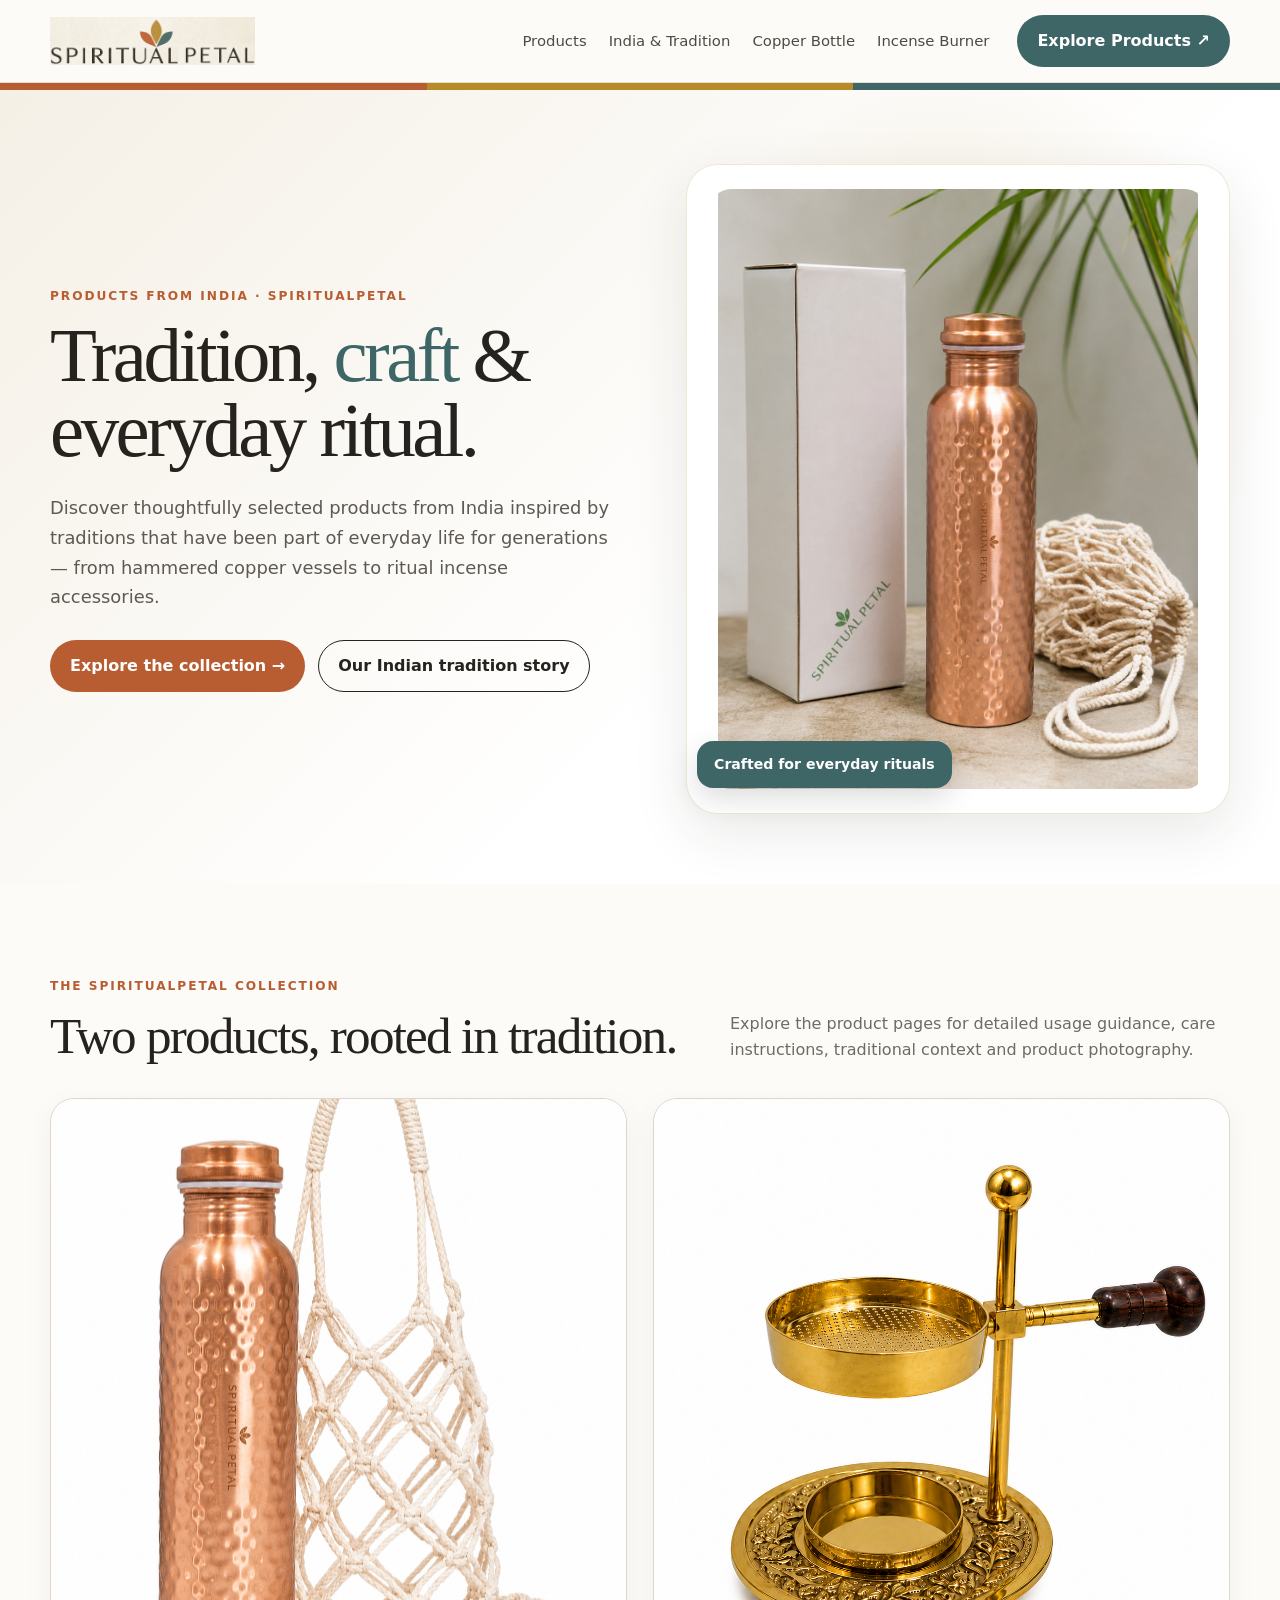
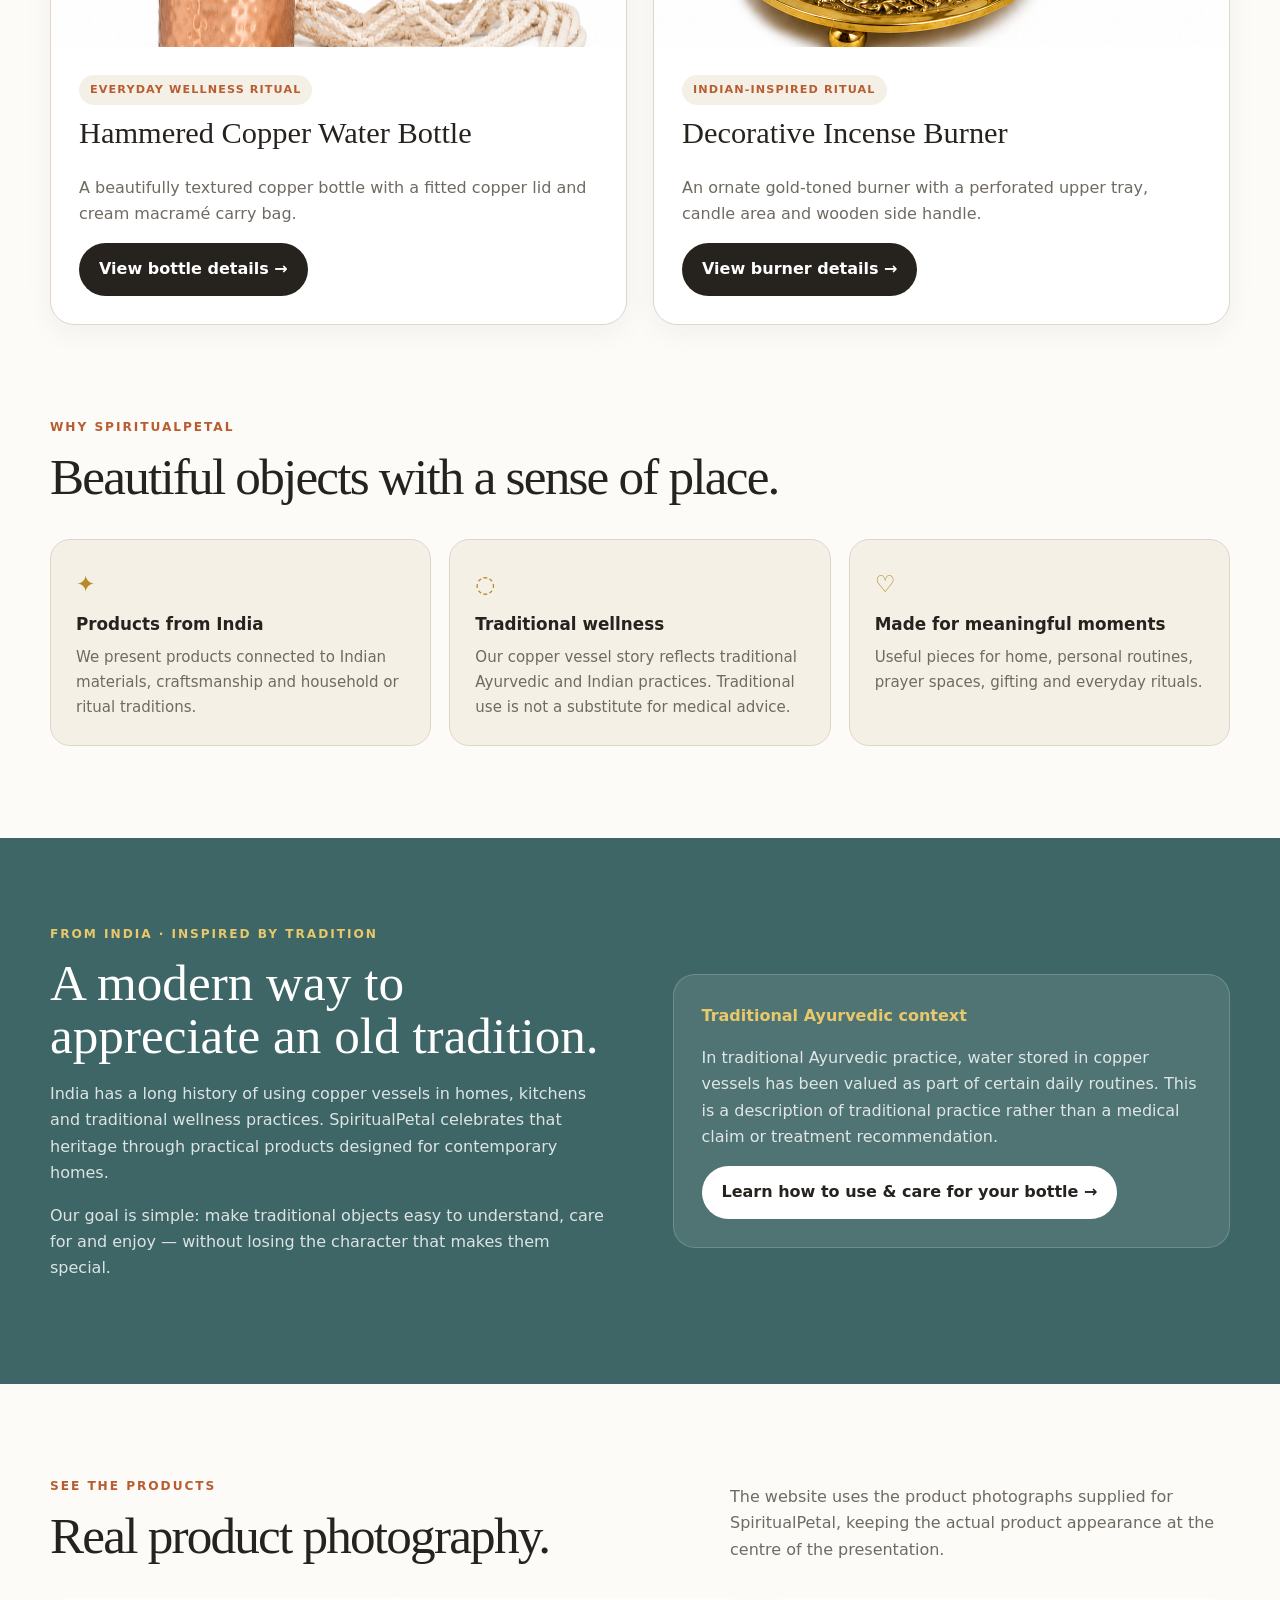
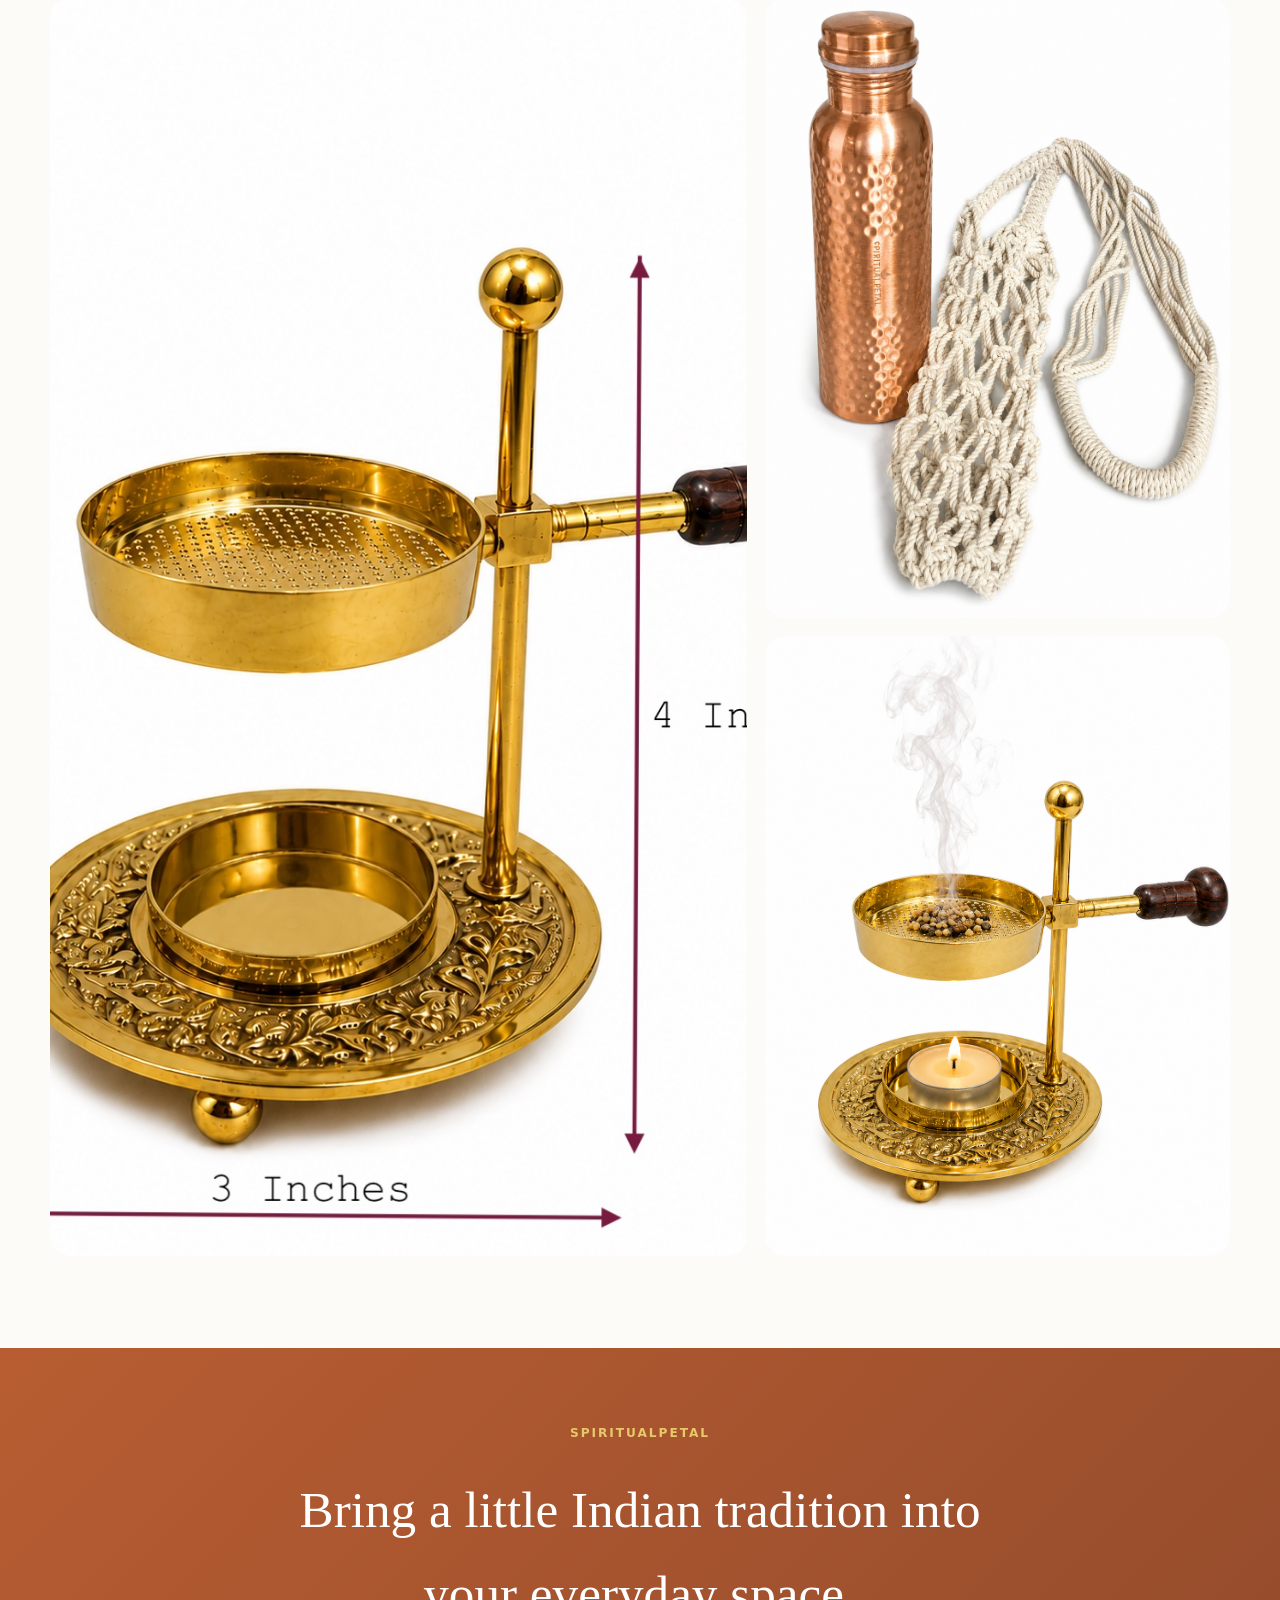
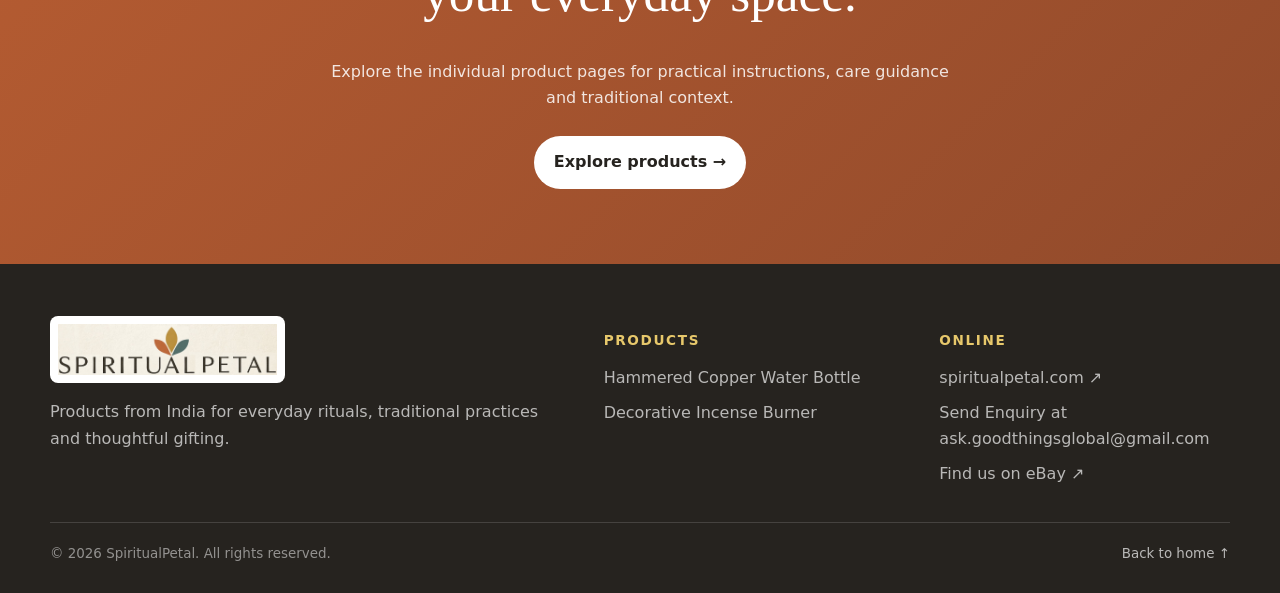
<file: index.html>
<!doctype html>
<html lang="en">
<head>
<meta charset="utf-8">
<meta name="viewport" content="width=device-width, initial-scale=1">
<meta name="description" content="SpiritualPetal — traditional Indian-inspired copper and ritual products, including hammered copper water bottles and decorative incense burners.">
<title>SpiritualPetal | Products from India</title>
<link rel="stylesheet" href="styles.css">
</head>
<body>
<header class="site-header">
  <div class="header-inner">
    <a href="index.html" aria-label="SpiritualPetal home"><img class="logo" src="assets/spiritualpetal-logo.jpg" alt="SpiritualPetal"></a>
    <nav class="nav">
      <a href="#collection">Products</a>
      <a href="#india">India & Tradition</a>
      <a href="copper-bottle.html">Copper Bottle</a>
      <a href="incense-burner.html">Incense Burner</a>
    </nav>
    <a class="header-button" href="#collection">Explore Products ↗</a>
    <span class="mobile-menu">☰</span>
  </div>
</header>
<div class="tricolor-bar"><span></span><span></span><span></span></div>

<main>
<section class="hero">
  <div class="container hero-grid">
    <div>
      <p class="eyebrow">Products from India · SpiritualPetal</p>
      <h1>Tradition, <em>craft</em> & everyday ritual.</h1>
      <p class="hero-copy">Discover thoughtfully selected products from India inspired by traditions that have been part of everyday life for generations — from hammered copper vessels to ritual incense accessories.</p>
      <div class="hero-actions">
        <a class="button button-primary" href="#collection">Explore the collection →</a>
        <a class="button button-outline" href="#india">Our Indian tradition story</a>
      </div>
    </div>
    <div class="hero-image">
      <img src="assets/bottle-lifestyle.png" alt="SpiritualPetal hammered copper water bottle with cream macramé carry bag">
      <div class="hero-badge">Crafted for everyday rituals</div>
    </div>
  </div>
</section>

<section class="section" id="collection">
  <div class="container">
    <div class="section-head">
      <div><p class="eyebrow">The SpiritualPetal Collection</p><h2>Two products, rooted in tradition.</h2></div>
      <p class="section-lead">Explore the product pages for detailed usage guidance, care instructions, traditional context and product photography.</p>
    </div>
    <div class="cards">
      <article class="card">
        <div class="card-image"><img src="assets/bottle-hero.png" alt="Hammered copper water bottle"></div>
        <div class="card-body">
          <span class="pill">EVERYDAY WELLNESS RITUAL</span>
          <h3>Hammered Copper Water Bottle</h3>
          <p>A beautifully textured copper bottle with a fitted copper lid and cream macramé carry bag.</p>
          <a class="button button-dark" href="copper-bottle.html">View bottle details →</a>
        </div>
      </article>
      <article class="card">
        <div class="card-image"><img src="assets/incense-hero.png" alt="Decorative incense burner with perforated tray and candle holder"></div>
        <div class="card-body">
          <span class="pill">INDIAN-INSPIRED RITUAL</span>
          <h3>Decorative Incense Burner</h3>
          <p>An ornate gold-toned burner with a perforated upper tray, candle area and wooden side handle.</p>
          <a class="button button-dark" href="incense-burner.html">View burner details →</a>
        </div>
      </article>
    </div>
  </div>
</section>

<section class="section" style="padding-top:0">
  <div class="container">
    <div class="section-head">
      <div><p class="eyebrow">Why SpiritualPetal</p><h2>Beautiful objects with a sense of place.</h2></div>
    </div>
    <div class="features">
      <div class="feature"><div class="icon">✦</div><h3>Products from India</h3><p>We present products connected to Indian materials, craftsmanship and household or ritual traditions.</p></div>
      <div class="feature"><div class="icon">◌</div><h3>Traditional wellness</h3><p>Our copper vessel story reflects traditional Ayurvedic and Indian practices. Traditional use is not a substitute for medical advice.</p></div>
      <div class="feature"><div class="icon">♡</div><h3>Made for meaningful moments</h3><p>Useful pieces for home, personal routines, prayer spaces, gifting and everyday rituals.</p></div>
    </div>
  </div>
</section>

<section class="india" id="india">
  <div class="container india-grid">
    <div>
      <p class="eyebrow">From India · Inspired by tradition</p>
      <h2>A modern way to appreciate an old tradition.</h2>
      <p>India has a long history of using copper vessels in homes, kitchens and traditional wellness practices. SpiritualPetal celebrates that heritage through practical products designed for contemporary homes.</p>
      <p>Our goal is simple: make traditional objects easy to understand, care for and enjoy — without losing the character that makes them special.</p>
    </div>
    <div class="ayurveda-note">
      <strong>Traditional Ayurvedic context</strong>
      <p>In traditional Ayurvedic practice, water stored in copper vessels has been valued as part of certain daily routines. This is a description of traditional practice rather than a medical claim or treatment recommendation.</p>
      <a class="button button-light" href="copper-bottle.html">Learn how to use & care for your bottle →</a>
    </div>
  </div>
</section>

<section class="section">
  <div class="container">
    <div class="section-head">
      <div><p class="eyebrow">See the products</p><h2>Real product photography.</h2></div>
      <p class="section-lead">The website uses the product photographs supplied for SpiritualPetal, keeping the actual product appearance at the centre of the presentation.</p>
    </div>
    <div class="gallery">
      <div class="gallery-main"><img src="assets/incense-ritual.jpg" alt="SpiritualPetal incense burner in a devotional setting"></div>
      <div class="gallery-side">
        <img src="assets/bottle-closeup.png" alt="Close-up of hammered copper bottle texture and SpiritualPetal branding">
        <img src="assets/incense-use.png" alt="SpiritualPetal incense burner shown in use">
      </div>
    </div>
  </div>
</section>

<section class="cta">
  <div class="container">
    <p class="eyebrow" style="color:#E7C86B">SpiritualPetal</p>
    <h2>Bring a little Indian tradition into your everyday space.</h2>
    <p>Explore the individual product pages for practical instructions, care guidance and traditional context.</p>
    <a class="button button-light" href="#collection">Explore products →</a>
  </div>
</section>
</main>

<footer class="footer">
  <div class="container">
    <div class="footer-grid">
      <div>
        <img class="footer-logo" src="assets/spiritualpetal-logo.jpg" alt="SpiritualPetal">
        <p>Products from India for everyday rituals, traditional practices and thoughtful gifting.</p>
      </div>
      <div><h3>Products</h3><div class="footer-links"><a href="copper-bottle.html">Hammered Copper Water Bottle</a><a href="incense-burner.html">Decorative Incense Burner</a></div></div>
      <div><h3>Online</h3><div class="footer-links">
<a href="https://spiritualpetal.com" target="_blank" rel="noopener">spiritualpetal.com ↗</a>
<a href="mailto:ask.goodthingsglobal@gmail.com">Send Enquiry at ask.goodthingsglobal@gmail.com</a>
<a href="https://www.ebay.com/sch/i.html?_nkw=SpiritualPetal" target="_blank" rel="noopener">Find us on eBay ↗</a></div></div>
    </div>
    <div class="footer-bottom"><span>© 2026 SpiritualPetal. All rights reserved.</span><a href="index.html">Back to home ↑</a></div>
  </div>
</footer>
</body>
</html>
</file>
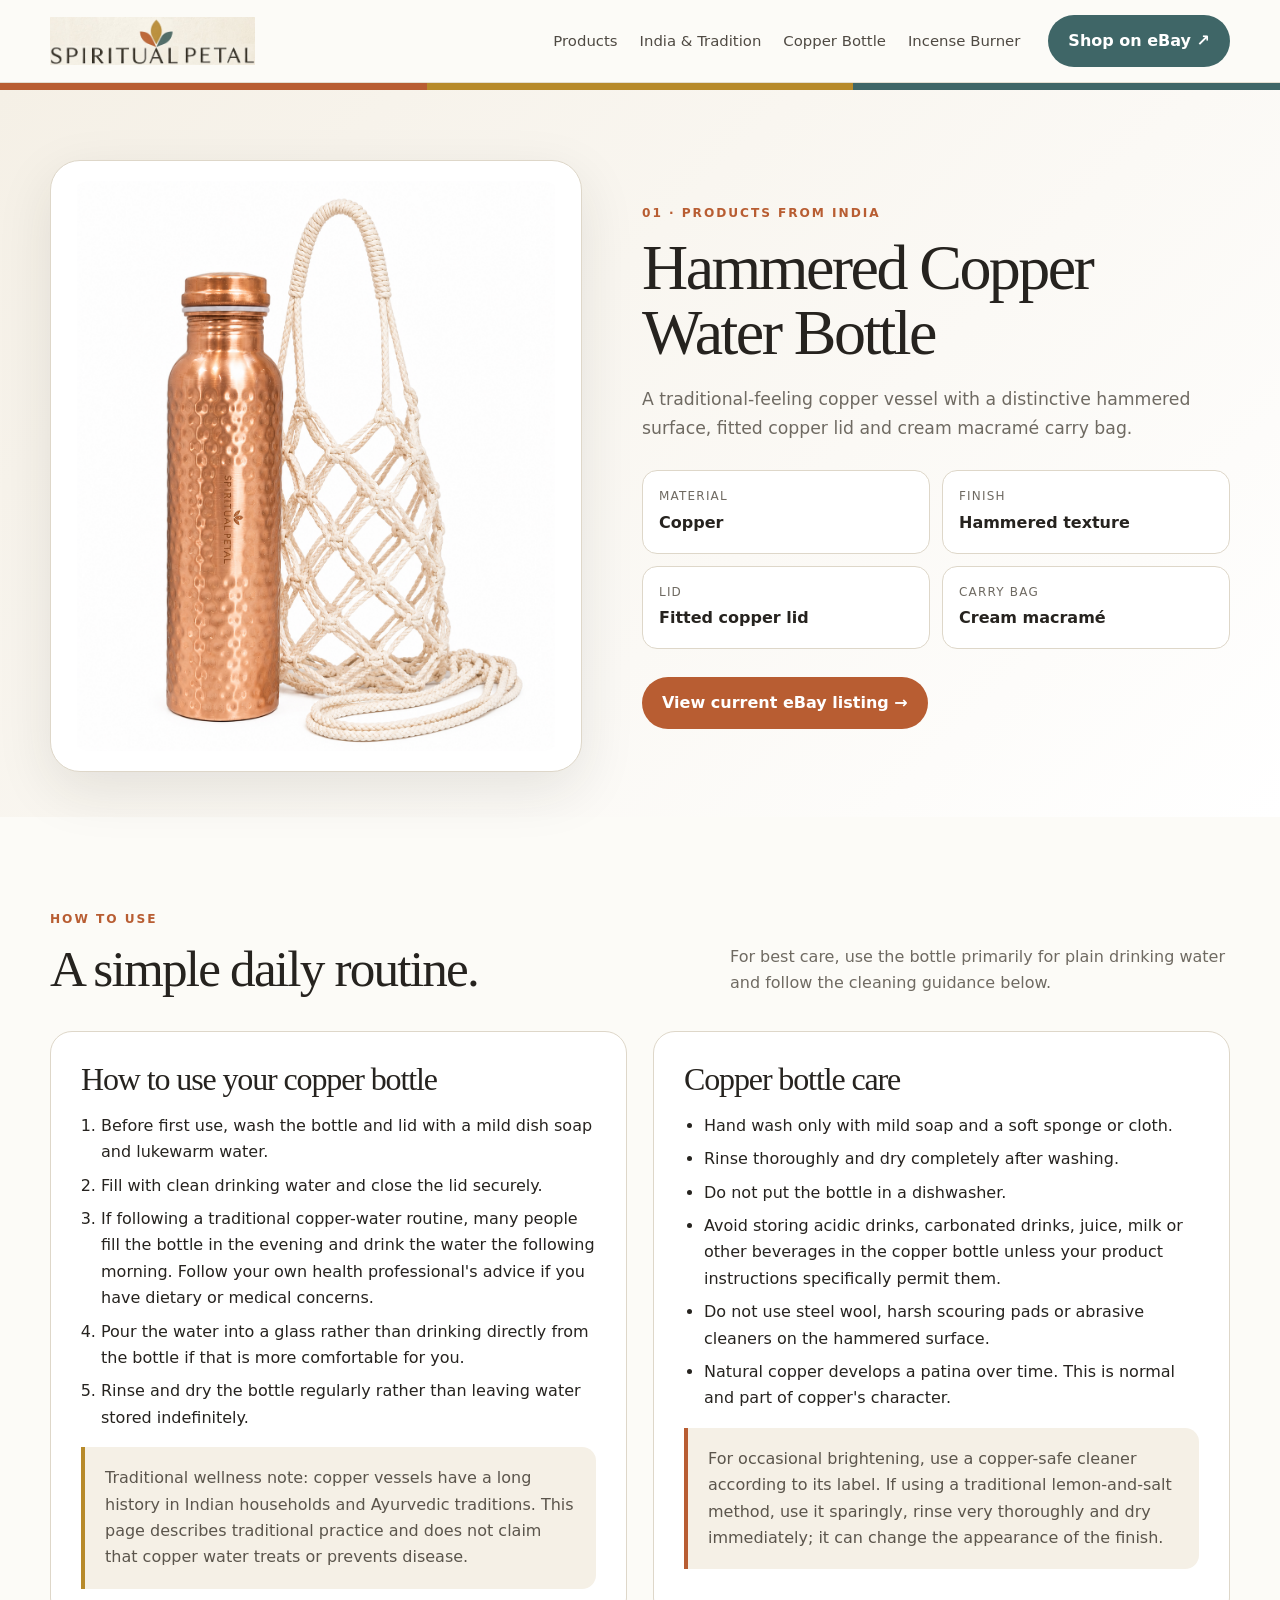
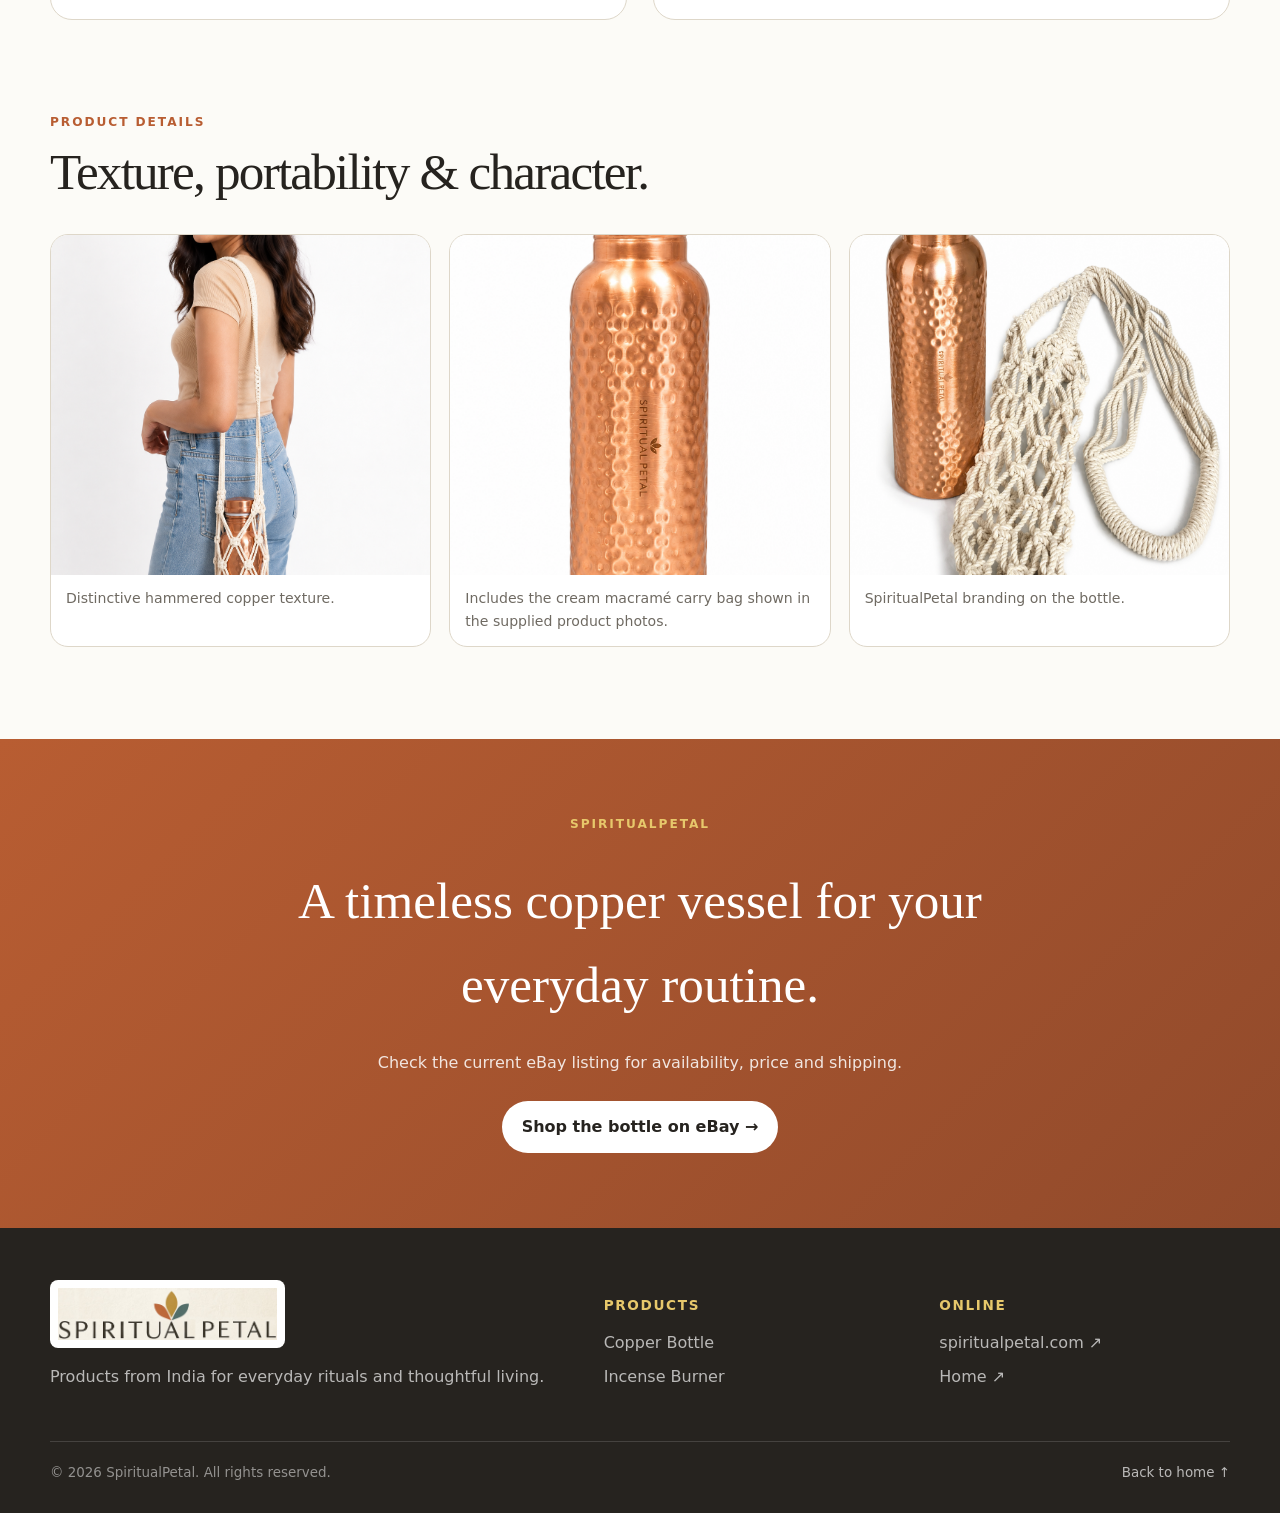
<file: copper-bottle.html>
<!doctype html>
<html lang="en">
<head>
<meta charset="utf-8">
<meta name="viewport" content="width=device-width, initial-scale=1">
<meta name="description" content="SpiritualPetal hammered copper water bottle — product details, traditional Indian context, usage and care instructions.">
<title>Hammered Copper Water Bottle | SpiritualPetal</title>
<link rel="stylesheet" href="styles.css">
</head>
<body>
<header class="site-header">
  <div class="header-inner">
    <a href="index.html"><img class="logo" src="assets/spiritualpetal-logo.jpg" alt="SpiritualPetal"></a>
    <nav class="nav"><a href="index.html#collection">Products</a><a href="index.html#india">India & Tradition</a><a href="copper-bottle.html">Copper Bottle</a><a href="incense-burner.html">Incense Burner</a></nav>
    <a class="header-button" href="https://www.ebay.com/sch/i.html?_nkw=SpiritualPetal+hammered+copper+water+bottle" target="_blank" rel="noopener">Shop on eBay ↗</a>
  </div>
</header>
<div class="tricolor-bar"><span></span><span></span><span></span></div>

<main>
<section class="product-hero">
  <div class="container product-hero-grid">
    <div class="product-hero-image"><img src="assets/bottle-hero.png" alt="SpiritualPetal hammered copper water bottle"></div>
    <div class="product-hero-copy">
      <p class="eyebrow">01 · Products from India</p>
      <h1>Hammered Copper Water Bottle</h1>
      <p class="lead">A traditional-feeling copper vessel with a distinctive hammered surface, fitted copper lid and cream macramé carry bag.</p>
      <div class="specs">
        <div class="spec"><span>Material</span><strong>Copper</strong></div>
        <div class="spec"><span>Finish</span><strong>Hammered texture</strong></div>
        <div class="spec"><span>Lid</span><strong>Fitted copper lid</strong></div>
        <div class="spec"><span>Carry bag</span><strong>Cream macramé</strong></div>
      </div>
      <a class="button button-primary" href="https://www.ebay.com/sch/i.html?_nkw=SpiritualPetal+hammered+copper+water+bottle" target="_blank" rel="noopener">View current eBay listing →</a>
    </div>
  </div>
</section>

<section class="section">
<div class="container">
  <div class="section-head"><div><p class="eyebrow">How to use</p><h2>A simple daily routine.</h2></div><p class="section-lead">For best care, use the bottle primarily for plain drinking water and follow the cleaning guidance below.</p></div>
  <div class="detail-grid">
    <div class="detail-card">
      <h2>How to use your copper bottle</h2>
      <ol>
        <li>Before first use, wash the bottle and lid with a mild dish soap and lukewarm water.</li>
        <li>Fill with clean drinking water and close the lid securely.</li>
        <li>If following a traditional copper-water routine, many people fill the bottle in the evening and drink the water the following morning. Follow your own health professional's advice if you have dietary or medical concerns.</li>
        <li>Pour the water into a glass rather than drinking directly from the bottle if that is more comfortable for you.</li>
        <li>Rinse and dry the bottle regularly rather than leaving water stored indefinitely.</li>
      </ol>
      <div class="note">Traditional wellness note: copper vessels have a long history in Indian households and Ayurvedic traditions. This page describes traditional practice and does not claim that copper water treats or prevents disease.</div>
    </div>
    <div class="detail-card">
      <h2>Copper bottle care</h2>
      <ul>
        <li>Hand wash only with mild soap and a soft sponge or cloth.</li>
        <li>Rinse thoroughly and dry completely after washing.</li>
        <li>Do not put the bottle in a dishwasher.</li>
        <li>Avoid storing acidic drinks, carbonated drinks, juice, milk or other beverages in the copper bottle unless your product instructions specifically permit them.</li>
        <li>Do not use steel wool, harsh scouring pads or abrasive cleaners on the hammered surface.</li>
        <li>Natural copper develops a patina over time. This is normal and part of copper's character.</li>
      </ul>
      <div class="note warning">For occasional brightening, use a copper-safe cleaner according to its label. If using a traditional lemon-and-salt method, use it sparingly, rinse very thoroughly and dry immediately; it can change the appearance of the finish.</div>
    </div>
  </div>
</div>
</section>

<section class="section" style="padding-top:0">
<div class="container">
  <div class="section-head"><div><p class="eyebrow">Product details</p><h2>Texture, portability & character.</h2></div></div>
  <div class="page-gallery">
    <figure><img src="assets/bottle-detail.png" alt="Hammered copper bottle detail"><figcaption>Distinctive hammered copper texture.</figcaption></figure>
    <figure><img src="assets/bottle-carry.png" alt="Copper bottle with cream macramé bag"><figcaption>Includes the cream macramé carry bag shown in the supplied product photos.</figcaption></figure>
    <figure><img src="assets/bottle-closeup.png" alt="Close-up of SpiritualPetal bottle"><figcaption>SpiritualPetal branding on the bottle.</figcaption></figure>
  </div>
</div>
</section>

<section class="cta">
<div class="container">
<p class="eyebrow" style="color:#E7C86B">SpiritualPetal</p>
<h2>A timeless copper vessel for your everyday routine.</h2>
<p>Check the current eBay listing for availability, price and shipping.</p>
<a class="button button-light" href="https://www.ebay.com/sch/i.html?_nkw=SpiritualPetal+hammered+copper+water+bottle" target="_blank" rel="noopener">Shop the bottle on eBay →</a>
</div>
</section>
</main>
<footer class="footer"><div class="container"><div class="footer-grid"><div><img class="footer-logo" src="assets/spiritualpetal-logo.jpg" alt="SpiritualPetal"><p>Products from India for everyday rituals and thoughtful living.</p></div><div><h3>Products</h3><div class="footer-links"><a href="copper-bottle.html">Copper Bottle</a><a href="incense-burner.html">Incense Burner</a></div></div><div><h3>Online</h3><div class="footer-links"><a href="https://spiritualpetal.com" target="_blank" rel="noopener">spiritualpetal.com ↗</a><a href="index.html">Home ↗</a></div></div></div><div class="footer-bottom"><span>© 2026 SpiritualPetal. All rights reserved.</span><a href="index.html">Back to home ↑</a></div></div></footer>
</body>
</html>
</file>
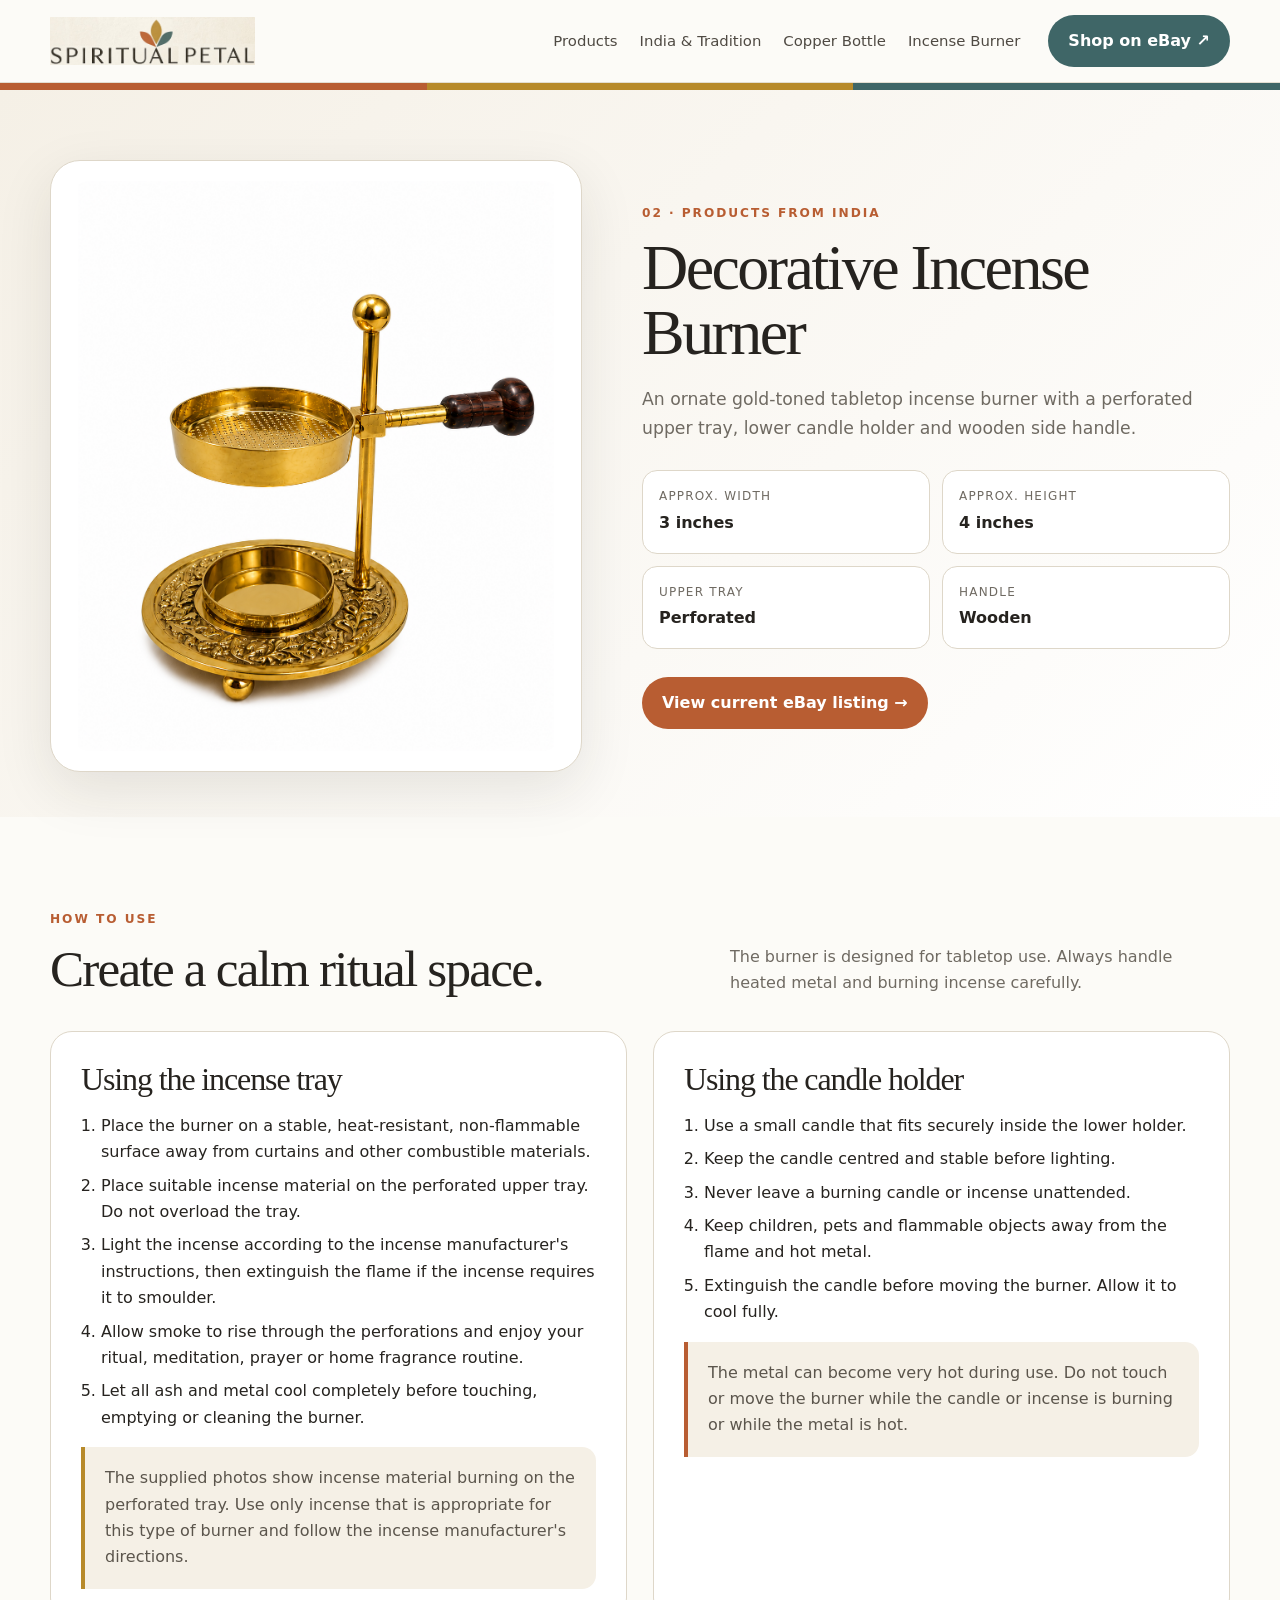
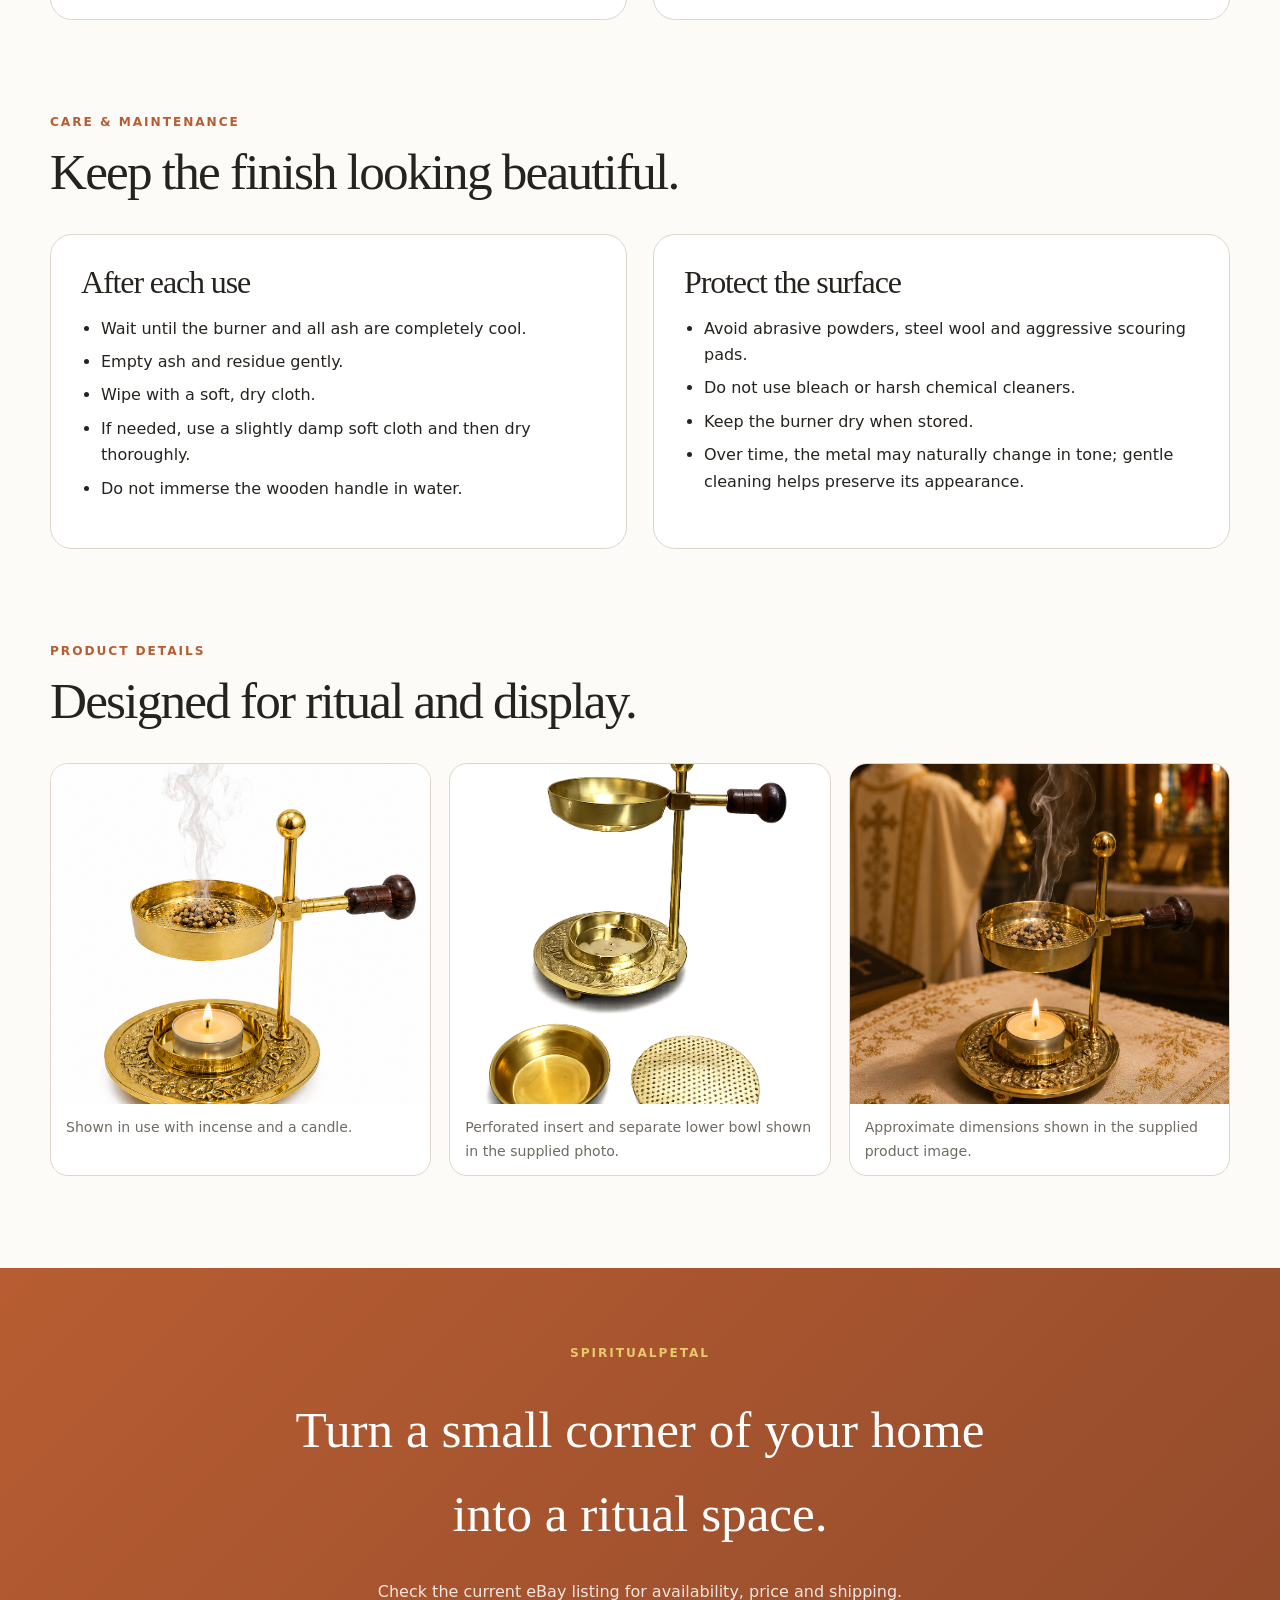
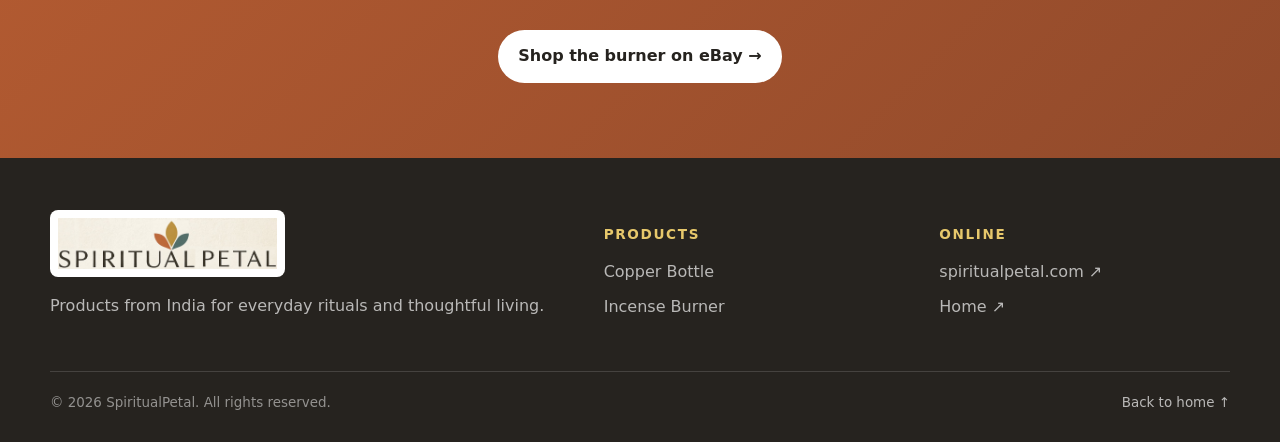
<file: incense-burner.html>
<!doctype html>
<html lang="en">
<head>
<meta charset="utf-8">
<meta name="viewport" content="width=device-width, initial-scale=1">
<meta name="description" content="SpiritualPetal decorative incense burner — product details, how to use, safety and care instructions.">
<title>Decorative Incense Burner | SpiritualPetal</title>
<link rel="stylesheet" href="styles.css">
</head>
<body>
<header class="site-header">
  <div class="header-inner">
    <a href="index.html"><img class="logo" src="assets/spiritualpetal-logo.jpg" alt="SpiritualPetal"></a>
    <nav class="nav"><a href="index.html#collection">Products</a><a href="index.html#india">India & Tradition</a><a href="copper-bottle.html">Copper Bottle</a><a href="incense-burner.html">Incense Burner</a></nav>
    <a class="header-button" href="https://www.ebay.com/sch/i.html?_nkw=SpiritualPetal+incense+burner" target="_blank" rel="noopener">Shop on eBay ↗</a>
  </div>
</header>
<div class="tricolor-bar"><span></span><span></span><span></span></div>

<main>
<section class="product-hero">
  <div class="container product-hero-grid">
    <div class="product-hero-image"><img src="assets/incense-hero.png" alt="SpiritualPetal decorative incense burner"></div>
    <div class="product-hero-copy">
      <p class="eyebrow">02 · Products from India</p>
      <h1>Decorative Incense Burner</h1>
      <p class="lead">An ornate gold-toned tabletop incense burner with a perforated upper tray, lower candle holder and wooden side handle.</p>
      <div class="specs">
        <div class="spec"><span>Approx. width</span><strong>3 inches</strong></div>
        <div class="spec"><span>Approx. height</span><strong>4 inches</strong></div>
        <div class="spec"><span>Upper tray</span><strong>Perforated</strong></div>
        <div class="spec"><span>Handle</span><strong>Wooden</strong></div>
      </div>
      <a class="button button-primary" href="https://www.ebay.com/sch/i.html?_nkw=SpiritualPetal+incense+burner" target="_blank" rel="noopener">View current eBay listing →</a>
    </div>
  </div>
</section>

<section class="section">
<div class="container">
  <div class="section-head"><div><p class="eyebrow">How to use</p><h2>Create a calm ritual space.</h2></div><p class="section-lead">The burner is designed for tabletop use. Always handle heated metal and burning incense carefully.</p></div>
  <div class="detail-grid">
    <div class="detail-card">
      <h2>Using the incense tray</h2>
      <ol>
        <li>Place the burner on a stable, heat-resistant, non-flammable surface away from curtains and other combustible materials.</li>
        <li>Place suitable incense material on the perforated upper tray. Do not overload the tray.</li>
        <li>Light the incense according to the incense manufacturer's instructions, then extinguish the flame if the incense requires it to smoulder.</li>
        <li>Allow smoke to rise through the perforations and enjoy your ritual, meditation, prayer or home fragrance routine.</li>
        <li>Let all ash and metal cool completely before touching, emptying or cleaning the burner.</li>
      </ol>
      <div class="note">The supplied photos show incense material burning on the perforated tray. Use only incense that is appropriate for this type of burner and follow the incense manufacturer's directions.</div>
    </div>
    <div class="detail-card">
      <h2>Using the candle holder</h2>
      <ol>
        <li>Use a small candle that fits securely inside the lower holder.</li>
        <li>Keep the candle centred and stable before lighting.</li>
        <li>Never leave a burning candle or incense unattended.</li>
        <li>Keep children, pets and flammable objects away from the flame and hot metal.</li>
        <li>Extinguish the candle before moving the burner. Allow it to cool fully.</li>
      </ol>
      <div class="note warning">The metal can become very hot during use. Do not touch or move the burner while the candle or incense is burning or while the metal is hot.</div>
    </div>
  </div>
</div>
</section>

<section class="section" style="padding-top:0">
<div class="container">
  <div class="section-head"><div><p class="eyebrow">Care & maintenance</p><h2>Keep the finish looking beautiful.</h2></div></div>
  <div class="detail-grid">
    <div class="detail-card">
      <h2>After each use</h2>
      <ul>
        <li>Wait until the burner and all ash are completely cool.</li>
        <li>Empty ash and residue gently.</li>
        <li>Wipe with a soft, dry cloth.</li>
        <li>If needed, use a slightly damp soft cloth and then dry thoroughly.</li>
        <li>Do not immerse the wooden handle in water.</li>
      </ul>
    </div>
    <div class="detail-card">
      <h2>Protect the surface</h2>
      <ul>
        <li>Avoid abrasive powders, steel wool and aggressive scouring pads.</li>
        <li>Do not use bleach or harsh chemical cleaners.</li>
        <li>Keep the burner dry when stored.</li>
        <li>Over time, the metal may naturally change in tone; gentle cleaning helps preserve its appearance.</li>
      </ul>
    </div>
  </div>
</div>
</section>

<section class="section" style="padding-top:0">
<div class="container">
  <div class="section-head"><div><p class="eyebrow">Product details</p><h2>Designed for ritual and display.</h2></div></div>
  <div class="page-gallery">
    <figure><img src="assets/incense-use.png" alt="Incense burner in use with smoke"><figcaption>Shown in use with incense and a candle.</figcaption></figure>
    <figure><img src="assets/incense-parts.png" alt="Incense burner components"><figcaption>Perforated insert and separate lower bowl shown in the supplied photo.</figcaption></figure>
    <figure><img src="assets/incense-dimension.png" alt="Incense burner dimensions"><figcaption>Approximate dimensions shown in the supplied product image.</figcaption></figure>
  </div>
</div>
</section>

<section class="cta">
<div class="container">
<p class="eyebrow" style="color:#E7C86B">SpiritualPetal</p>
<h2>Turn a small corner of your home into a ritual space.</h2>
<p>Check the current eBay listing for availability, price and shipping.</p>
<a class="button button-light" href="https://www.ebay.com/sch/i.html?_nkw=SpiritualPetal+incense+burner" target="_blank" rel="noopener">Shop the burner on eBay →</a>
</div>
</section>
</main>
<footer class="footer"><div class="container"><div class="footer-grid"><div><img class="footer-logo" src="assets/spiritualpetal-logo.jpg" alt="SpiritualPetal"><p>Products from India for everyday rituals and thoughtful living.</p></div><div><h3>Products</h3><div class="footer-links"><a href="copper-bottle.html">Copper Bottle</a><a href="incense-burner.html">Incense Burner</a></div></div><div><h3>Online</h3><div class="footer-links"><a href="https://spiritualpetal.com" target="_blank" rel="noopener">spiritualpetal.com ↗</a><a href="index.html">Home ↗</a></div></div></div><div class="footer-bottom"><span>© 2026 SpiritualPetal. All rights reserved.</span><a href="index.html">Back to home ↑</a></div></div></footer>
</body>
</html>
</file>
<file: styles.css>
:root{
  --gold:#B78A2A;
  --terracotta:#B85D32;
  --teal:#3F6667;
  --ink:#26231F;
  --muted:#6F6A62;
  --cream:#F5F0E6;
  --paper:#FCFBF7;
  --white:#FFFFFF;
  --line:#DED7C9;
  --shadow:0 18px 55px rgba(38,35,31,.10);
  --radius:24px;
  --max:1180px;
}
*{box-sizing:border-box}
html{scroll-behavior:smooth}
body{
  margin:0;
  font-family:Inter,ui-sans-serif,system-ui,-apple-system,BlinkMacSystemFont,"Segoe UI",sans-serif;
  color:var(--ink);
  background:var(--paper);
  line-height:1.65;
}
img{max-width:100%;display:block}
a{color:inherit;text-decoration:none}
.container{width:min(var(--max),calc(100% - 40px));margin:auto}
.site-header{
  position:sticky;top:0;z-index:20;
  background:rgba(252,251,247,.94);
  backdrop-filter:blur(12px);
  border-bottom:1px solid rgba(222,215,201,.8);
}
.header-inner{
  min-height:82px;display:flex;align-items:center;gap:28px;
  width:min(var(--max),calc(100% - 40px));margin:auto;
}
.logo{width:205px;height:auto}
.nav{display:flex;gap:22px;margin-left:auto;font-size:.93rem}
.nav a{padding:8px 0;color:#4f4a43}
.nav a:hover{color:var(--terracotta)}
.header-button,.button{
  display:inline-flex;align-items:center;justify-content:center;gap:9px;
  border-radius:999px;padding:12px 19px;font-weight:700;
  border:1px solid transparent;transition:.2s ease;
}
.header-button{background:var(--teal);color:white}
.header-button:hover{transform:translateY(-1px);background:#315758}
.button-primary{background:var(--terracotta);color:#fff}
.button-primary:hover{background:#9f4e29;transform:translateY(-1px)}
.button-dark{background:var(--ink);color:#fff}
.button-outline{border-color:var(--ink);background:transparent}
.button-outline:hover{background:var(--ink);color:#fff}
.button-gold{background:var(--gold);color:#fff}
.button-light{background:#fff;color:var(--ink)}
.eyebrow{
  margin:0 0 12px;text-transform:uppercase;letter-spacing:.16em;
  font-size:.76rem;font-weight:800;color:var(--terracotta)
}
.hero{
  background:
    radial-gradient(circle at 76% 35%,rgba(183,138,42,.18),transparent 27%),
    linear-gradient(135deg,var(--cream),#fff 62%);
  padding:74px 0 70px;
}
.hero-grid{display:grid;grid-template-columns:1.02fr .98fr;gap:70px;align-items:center}
.hero h1{
  font-family:Georgia,"Times New Roman",serif;
  font-size:clamp(3rem,6vw,5.7rem);line-height:.98;letter-spacing:-.045em;
  margin:0 0 25px;font-weight:500;
}
.hero h1 em{color:var(--teal);font-style:normal}
.hero-copy{font-size:1.12rem;color:#5e5952;max-width:650px}
.hero-actions{display:flex;gap:13px;flex-wrap:wrap;margin-top:28px}
.hero-image{
  position:relative;background:#fff;border-radius:32px;padding:24px;
  box-shadow:var(--shadow);border:1px solid rgba(183,138,42,.2);
}
.hero-image img{width:100%;max-height:600px;object-fit:contain;border-radius:20px}
.hero-badge{
  position:absolute;left:10px;bottom:25px;background:var(--teal);color:#fff;
  padding:12px 17px;border-radius:16px;font-weight:700;font-size:.88rem;
  box-shadow:0 10px 30px rgba(0,0,0,.14)
}
.tricolor-bar{display:grid;grid-template-columns:1fr 1fr 1fr;height:7px}
.tricolor-bar span:nth-child(1){background:var(--terracotta)}
.tricolor-bar span:nth-child(2){background:var(--gold)}
.tricolor-bar span:nth-child(3){background:var(--teal)}
.section{padding:92px 0}
.section-head{display:flex;justify-content:space-between;gap:40px;align-items:end;margin-bottom:35px}
.section h2,.page-title{
  font-family:Georgia,"Times New Roman",serif;font-weight:500;
  letter-spacing:-.035em;line-height:1.08;margin:0;
  font-size:clamp(2.2rem,4vw,3.8rem)
}
.section-lead{max-width:500px;color:var(--muted);margin:0}
.cards{display:grid;grid-template-columns:1fr 1fr;gap:26px}
.card{
  background:#fff;border:1px solid var(--line);border-radius:var(--radius);
  overflow:hidden;box-shadow:0 8px 28px rgba(38,35,31,.05)
}
.card-image{aspect-ratio:1.05/1;background:#f7f5ef;overflow:hidden}
.card-image img{width:100%;height:100%;object-fit:cover}
.card-body{padding:28px}
.card h3{font-family:Georgia,serif;font-size:1.9rem;font-weight:500;margin:3px 0 12px}
.card p{color:var(--muted)}
.pill{
  display:inline-block;border-radius:999px;padding:6px 11px;
  font-size:.7rem;letter-spacing:.1em;font-weight:800;
  background:var(--cream);color:var(--terracotta)
}
.features{display:grid;grid-template-columns:repeat(3,1fr);gap:18px}
.feature{
  padding:25px;background:var(--cream);border-radius:20px;border:1px solid var(--line)
}
.feature .icon{font-size:1.45rem;color:var(--gold);margin-bottom:8px}
.feature h3{margin:0 0 6px;font-size:1.05rem}
.feature p{margin:0;color:var(--muted);font-size:.94rem}
.india{
  background:var(--teal);color:#fff;padding:86px 0
}
.india-grid{display:grid;grid-template-columns:1fr 1fr;gap:65px;align-items:center}
.india .eyebrow{color:#E7C86B}
.india h2{font-family:Georgia,serif;font-size:clamp(2.3rem,4vw,4rem);line-height:1.05;font-weight:500;margin:0 0 18px}
.india p{color:rgba(255,255,255,.82)}
.ayurveda-note{
  background:rgba(255,255,255,.09);border:1px solid rgba(255,255,255,.18);
  padding:28px;border-radius:22px
}
.ayurveda-note strong{display:block;color:#E7C86B;margin-bottom:8px}
.gallery{display:grid;grid-template-columns:1.2fr .8fr;gap:18px}
.gallery img{width:100%;height:100%;object-fit:cover;border-radius:20px}
.gallery-main{min-height:540px}
.gallery-side{display:grid;grid-template-rows:1fr 1fr;gap:18px}
.product-hero{padding:70px 0 45px;background:linear-gradient(135deg,var(--cream),#fff)}
.product-hero-grid{display:grid;grid-template-columns:.95fr 1.05fr;gap:60px;align-items:center}
.product-hero-image{
  background:#fff;border-radius:30px;padding:20px;border:1px solid var(--line);box-shadow:var(--shadow)
}
.product-hero-image img{width:100%;height:570px;object-fit:contain;border-radius:20px}
.product-hero-copy h1{font-family:Georgia,serif;font-weight:500;font-size:clamp(2.7rem,5vw,4.7rem);line-height:1.02;letter-spacing:-.04em;margin:0 0 20px}
.product-hero-copy .lead{font-size:1.08rem;color:var(--muted)}
.specs{display:grid;grid-template-columns:1fr 1fr;gap:12px;margin:28px 0}
.spec{border:1px solid var(--line);background:#fff;padding:16px;border-radius:15px}
.spec span{display:block;font-size:.75rem;text-transform:uppercase;letter-spacing:.1em;color:var(--muted)}
.spec strong{display:block;margin-top:3px}
.detail-grid{display:grid;grid-template-columns:1fr 1fr;gap:26px}
.detail-card{background:#fff;border:1px solid var(--line);border-radius:22px;padding:30px}
.detail-card h2{font-family:Georgia,serif;font-size:2rem;font-weight:500;margin:0 0 14px}
.detail-card ul,.detail-card ol{padding-left:20px}
.detail-card li{margin:7px 0}
.note{border-left:4px solid var(--gold);background:var(--cream);padding:18px 20px;border-radius:0 14px 14px 0;color:#5b554c}
.warning{border-left-color:var(--terracotta)}
.page-gallery{display:grid;grid-template-columns:repeat(3,1fr);gap:18px}
.page-gallery figure{margin:0;background:#fff;border:1px solid var(--line);border-radius:18px;overflow:hidden}
.page-gallery img{width:100%;height:340px;object-fit:cover}
.page-gallery figcaption{padding:12px 15px;color:var(--muted);font-size:.88rem}
.cta{
  padding:75px 0;background:linear-gradient(135deg,var(--terracotta),#914a2b);color:#fff;text-align:center
}
.cta h2{font-family:Georgia,serif;font-weight:500;font-size:clamp(2.3rem,4vw,4rem);margin:0 auto 22px;max-width:760px}
.cta p{max-width:640px;margin:0 auto 25px;color:rgba(255,255,255,.85)}
.footer{background:var(--ink);color:#fff;padding:52px 0 28px}
.footer-grid{display:grid;grid-template-columns:1.4fr .8fr .8fr;gap:45px;padding-bottom:35px}
.footer-logo{width:235px;background:#fff;padding:8px;border-radius:8px}
.footer p,.footer a{color:rgba(255,255,255,.68)}
.footer h3{font-size:.85rem;text-transform:uppercase;letter-spacing:.12em;color:#E7C86B}
.footer-links{display:grid;gap:8px}
.footer-bottom{border-top:1px solid rgba(255,255,255,.14);padding-top:20px;display:flex;justify-content:space-between;color:rgba(255,255,255,.5);font-size:.84rem}
.mobile-menu{display:none}
@media(max-width:850px){
  .nav,.header-button{display:none}
  .mobile-menu{display:block;margin-left:auto;font-size:1.35rem}
  .hero-grid,.product-hero-grid,.india-grid,.detail-grid,.gallery{grid-template-columns:1fr}
  .hero{padding-top:48px}
  .hero-image{order:-1}
  .section-head{display:block}
  .section-lead{margin-top:12px}
  .cards,.features,.page-gallery{grid-template-columns:1fr}
  .gallery-main{min-height:0}
  .gallery-side{grid-template-rows:auto}
  .product-hero-image img{height:430px}
  .footer-grid{grid-template-columns:1fr 1fr}
}
@media(max-width:560px){
  .container,.header-inner{width:min(100% - 28px,var(--max))}
  .section{padding:64px 0}
  .hero h1{font-size:3.05rem}
  .hero-image{padding:12px}
  .hero-badge{position:static;margin-top:12px;text-align:center}
  .specs{grid-template-columns:1fr}
  .footer-grid{grid-template-columns:1fr}
  .footer-bottom{display:block}
  .footer-bottom span{display:block;margin-bottom:8px}
}
</file>
